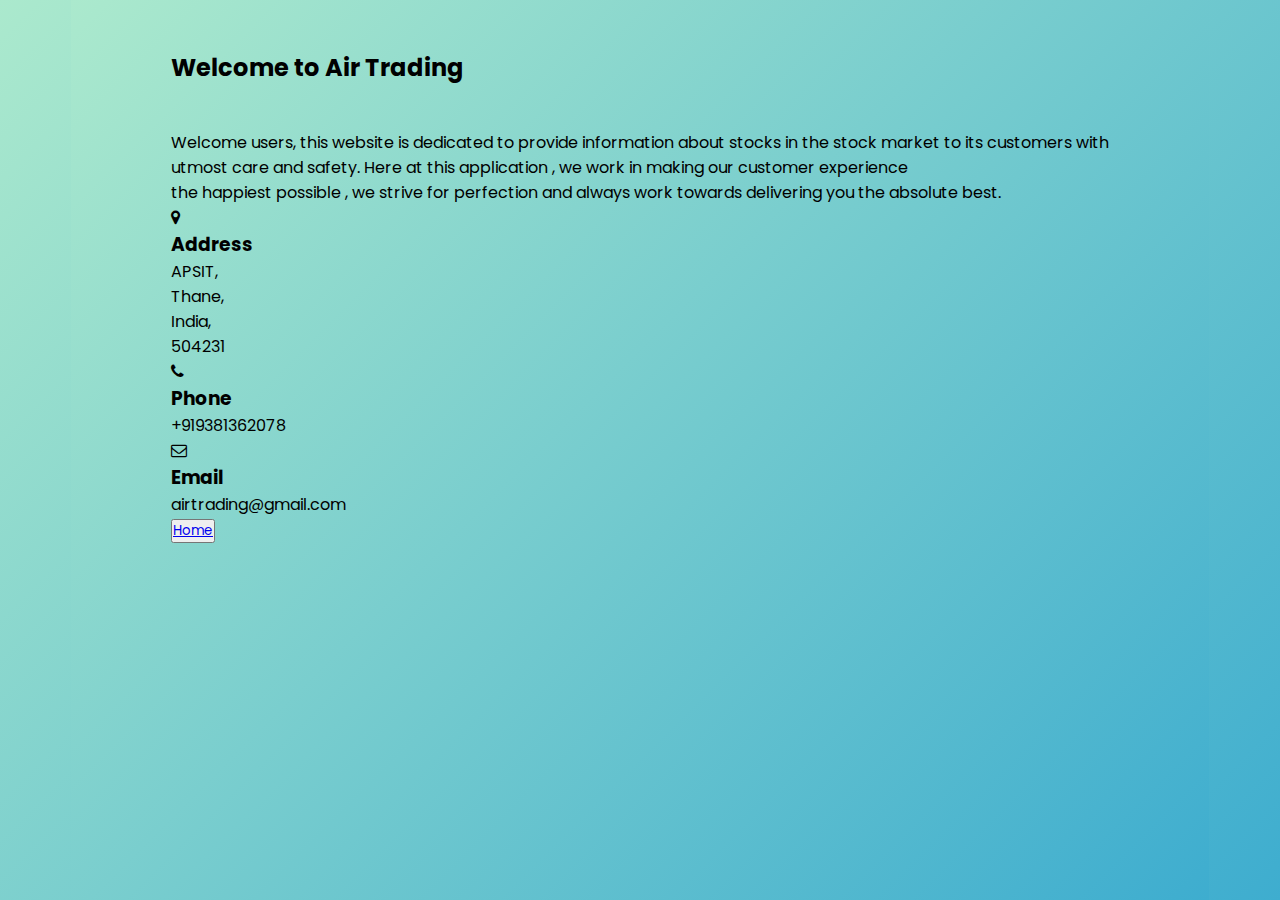
<file: about.html>
<!DOCTYPE html>
<html>
	<head>
		<meta name="viewport" content="width=device-width, initial-scale=1.0">
		<title> About Us Page </title>
		<link rel="stylesheet" href="https://stackpath.bootstrapcdn.com/font-awesome/4.7.0/css/font-awesome.min.css" integrity="sha384-wvfXpqpZZVQGK6TAh5PVlGOfQNHSoD2xbE+QkPxCAFlNEevoEH3Sl0sibVcOQVnN" crossorigin="anonymous">
		<link rel="stylesheet" type="text/css" href="about.css">
		<!--<link rel="stylesheet" type="text/css" href="home.css">-->
	</head>
	<body>
		<section class="contact">
			<div class="content">
				<h2> Welcome to Air Trading </h2>
				<p>Welcome users, this website is dedicated to provide information about stocks in the stock market to its customers with <br> utmost care and safety. Here at this application , we work in making our customer  experience <br>the happiest possible , we strive for perfection and always work towards delivering you the absolute best.</p>
			</div>
		
			<div class="container">
				<div class="ContactInfo">
					<div class="box">
						<div class="icon"><i class="fa fa-map-marker" aria-hidden="true"></i></div>
						<div class="text">
							<h3> Address </h3>
							<p> APSIT,	
							<br> Thane, 
	            			<br> India,
	            			<br>504231</p>
						</div>
					</div>

					<div class="box">
						<div class="icon"><i class="fa fa-phone" aria-hidden="true"></i></div>
						<div class="text">
							<h3> Phone </h3>
							<p>+919381362078</p>
						</div>
					</div>

					<div class="box">
						<div class="icon"><i class="fa fa-envelope-o" aria-hidden="true"></i></div>
						<div class="text">
							<h3> Email </h3>
							<p> airtrading@gmail.com </p>
						</div>
                    </div>
                    <button ><a href="dashboard.html" class="homii"> Home</a></button>
            </div>
					
			</div>
		</section>
	</body>
</html>
</file>
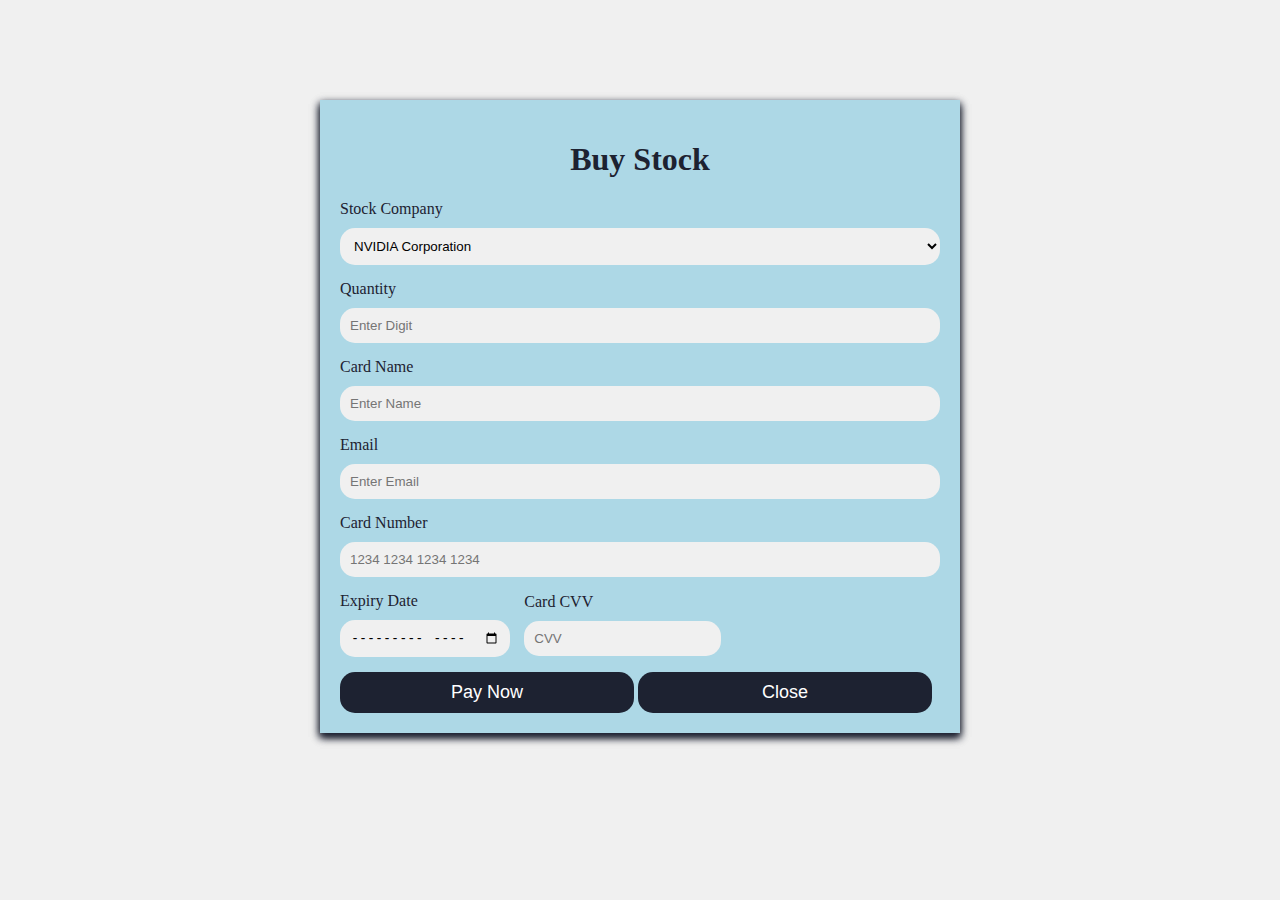
<file: BuyStock.html>
<html lang="en">
<head>
    <meta charset="UTF-8">
    <meta http-equiv="X-UA-Compatible" content="IE=edge">
    <meta name="viewport" content="width=device-width, initial-scale=1.0">
    <link rel="stylesheet" href="buystock.css">
    <title>Purchase</title>
</head>
<body>
    <form action="action">
        <h1>Buy Stock</h1>
        <label for="stk">Stock Company</label><br>
        <select class="box1" type="text" name="name" id="name" placeholder="Enter Company Name">
            <option value="nvidia">NVIDIA Corporation</option>
            <option value="fb">Facebook Inc.</option>
            <option value="uber">Uber Technologies Inc.</option>
            <option value="microsoft">Microsoft Corporation</option>
            <option value="apple">Apple Inc.</option>
            <option value="tesla">Tesla Inc.</option>
            <option value="pfizer">Pfizer Inc.</option>
            <option value="ford">Ford Motor Company</option>
            <option value="cola">The Coca-Cola Company</option>
            <option value="sofi">SoFi Technologies Inc</option>
        </select><br>
        <label for="num">Quantity</label><br>
        <input class="box1" type="number" name="number" id="number" placeholder="Enter Digit" required><br>
        <label for="name">Card Name</label><br>
        <input class="box1" type="text" name="name" id="name" placeholder="Enter Name" required><br>
        <label for="Pemail">Email</label><br>
        <input class="box1" type="email" name="email" id="email" placeholder="Enter Email" required><br>
        <label for="cardnum">Card Number</label><br>
        <input class="box1" type="number" name="number" id="number" placeholder="1234 1234 1234 1234" required><br>
        <div class="div1">
            <label for="cardex">Expiry Date</label><br>
            <input class="box2" type="month" name="month" id="month" placeholder="MM" required><br>
        </div>
        <div class="div1">
            <label for="cvv">Card CVV</label><br>
            <input class="box2" type="cvc" name="cvc" id="cvc" placeholder="CVV" required><br>
        </div>
        <a href="payment.html"><button class="btn" type="button">Pay Now</button></a>
        <a href="dashboard.html"><button class="btn" type="button"> Close</button></a>
    </form>
</body>
</html>
</file>
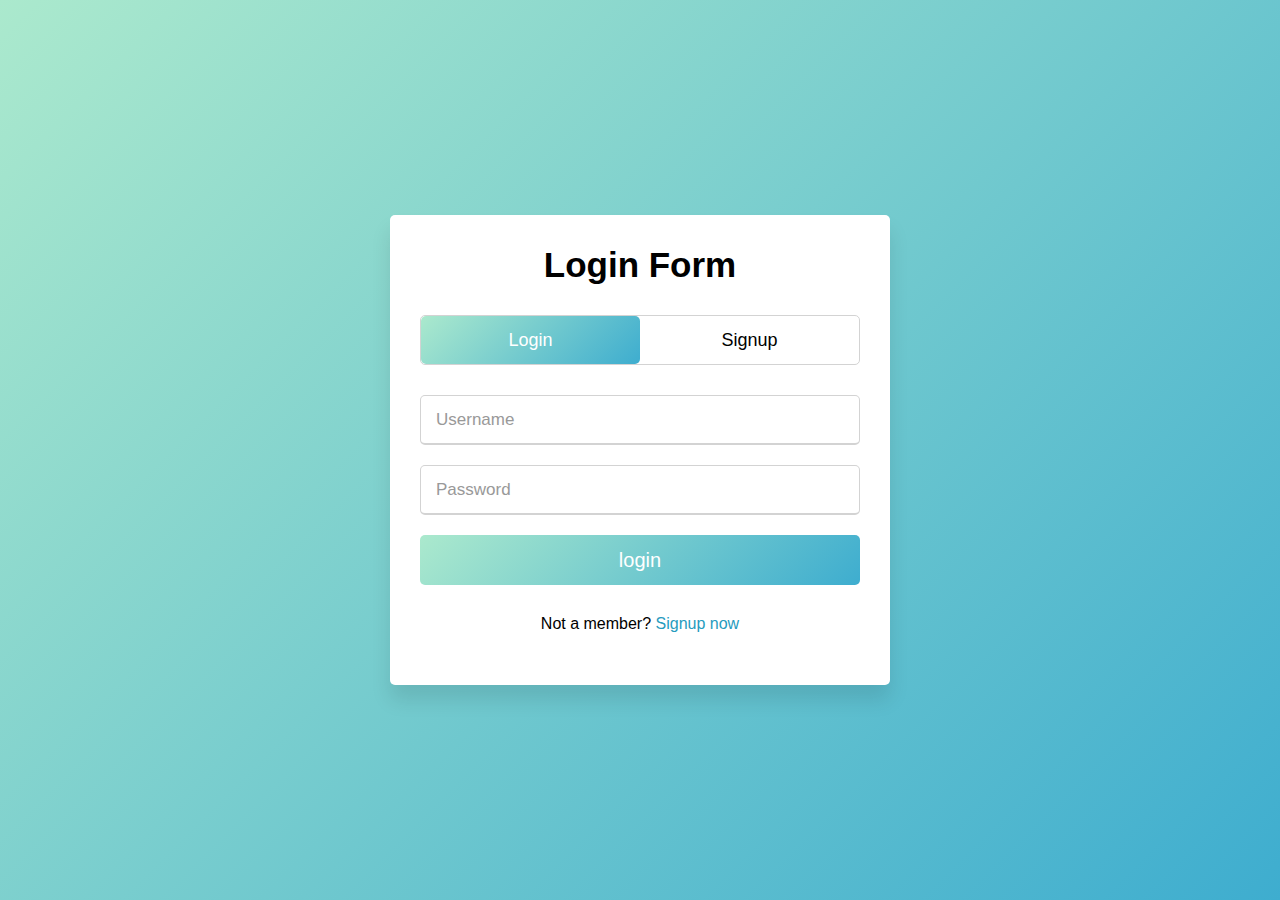
<file: login.html>
<!DOCTYPE html>

<html lang="en" dir="ltr">
   <head>
      <meta charset="utf-8">
      <title>AIR Login and Signup</title>
      <link rel="stylesheet" href="logstyle.css">
      <meta name="viewport" content="width=device-width, initial-scale=1.0">
   </head>
   <body>

      <div class="wrapper">
         <div class="title-text">
            <div class="title login">
               Login Form
            </div>

            <div class="title signup">
               Signup Form
            </div>

         </div>

         <div class="form-container">
            <div class="slide-controls">
               <input type="radio" name="slide" id="login" checked>
               <input type="radio" name="slide" id="signup">
               <label for="login" class="slide login">Login</label>
               <label for="signup" class="slide signup">Signup</label>
               <div class="slider-tab"></div>
            </div>
            <div class="form-inner">
               <form action="logindetails.php" class="login" method="POST">
                  <div class="field">
                     <input type="text" placeholder="Username" name="username" required>
                  </div>
                  <div class="field">
                     <input type="password" placeholder="Password" name="password" required>
                  </div>
                  <!--<div class="pass-link">
                    <a href="#">Forgot password?</a>
                  </div>-->
                  <div class="field btn">
                     <input type="submit" name="login" id="login" value="login">
                     <!-- <button class="btn" type="button">login</button>
                     <a href="dashboard.html"><div class="btn-layer"></div> -->
                     <!-- <input type="submit" value="Login"></a> -->
                  </div>
                  <div class="signup-link">
                     Not a member? <a href="">Signup now</a>
                  </div>
               </form>
               <form action="signupdetails.php" class="signup" method="POST">

                <div class="field">
                    <input type="text" placeholder="Username" name="username" required>
                 </div>

                 <!--<div class="field">
                    <input type="text" placeholder="Phone Number" required>
                 </div>-->

                  <div class="field">
                     <input type="text" placeholder="Email Address" name="email_id" required>
                  </div>

                  <div class="field">
                     <input type="password" placeholder="Password" name="password" required>
                  </div>
                  <!--<div class="field">
                     <input type="password" placeholder="Confirm password" required>
                  </div>-->
                  <div class="field btn">
                     <!-- <div class="btn-layer"></div> -->
                     <!-- <input type="submit" value="Signup"></a> -->
                     <input type="submit" name="signup" id="signup" value="signup">
                     <!--<button class="btn" type="button"> Signup</button> -->
                  </div>
               </form>
            </div>
         </div>
      </div>
      <script>
         const loginText = document.querySelector(".title-text .login");
         const loginForm = document.querySelector("form.login");
         const loginBtn = document.querySelector("label.login");
         const signupBtn = document.querySelector("label.signup");
         const signupLink = document.querySelector("form .signup-link a");
         signupBtn.onclick = (()=>{
           loginForm.style.marginLeft = "-50%";
           loginText.style.marginLeft = "-50%";
         });
         loginBtn.onclick = (()=>{
           loginForm.style.marginLeft = "0%";
           loginText.style.marginLeft = "0%";
         });
         signupLink.onclick = (()=>{
           signupBtn.click();
         //   window.location.href = "dashboard.html"
           return false;
         });
      </script>
   </body>
</html>
</file>
<file: about.css>
@import url('https://fonts.googleapis.com/css2?family=Poppins:wght@200;300;400;500;600;700;800;900&display=swap');
*{
	margin: 0px;
	padding: 0px;
	box-sizing: border-box;
	font-family: 'Poppins', sans-serif;

}	
html,body{
    display: grid;
    height: 100%;
    width: 100%;
    place-items: center;
    background: -webkit-linear-gradient(315deg, #abe9cd 0%, #3eadcf);
  }
  ::selection{
    background: #abe9cd;
    color: #fff;
  }

.contact
{
	position: relative;
	min-height: 100vh;
	padding: 50px 100px;
	
	flex-direction: column;
	/*background: url(iwt_3.jpg);*/
    background: -webkit-linear-gradient(315deg, #abe9cd 0%, #3eadcf);
	background-size: cover;
}
.content .content
{
	max-width: 800px;
	
	text-align: center;
}

.contact .content h2
{
	
	font-weight: 500px;
	color: black;
}

.contact .content p
{
	/*font-size: 36px;*/
	margin-top: 45px;
	font-weight: 500px;
	color: black;	
}

.container1
{
	width: 100px;
	display: flex;
	
	margin-top: 70px;


}

.container1 .ContactInfo
{
	
	width: 50px;
	display: inline-block;
	margin-top: 200px;
	flex-direction: column;
	float:none;

}

.container1 .ContactInfo .box
{
	position: relative;
	padding: 20px 0px;
	width: 10px;
	height: 72px;
	float: left;

	display: inline;

}

.container1 .ContactInfo .box .icon
{
	
	min-width: 60px;
	height: 60px;
	background: #d3d3d3;
	
	margin-top: 200px;
	border-radius: 50%;
	font-size: 22px;
	
}

.container1 .ContactInfo .box .text
{
	display: flex;
	margin-left: 20px;
	margin-top: 200px;
	font-size: 16px;
	color: #fff;
	flex-direction: column;
	font-weight: 300px;
	
}
</file>
<file: buystock.css>
body{
    margin: 0;
    padding: 0;
    background-color: #f0f0f0;
    padding-bottom: 50px;
}
form{
    width: 600px;
    margin: 100px auto 0 auto;
    padding: 20px;
    box-shadow: 0 4px 8px 0 #1D2231, 0 4px 8px 0 #1D2231;
    color: #1D2231;
    background-color: #add8e6;
}
h1{
    text-align: center;
}
.box1{
    width: 100%;
    padding: 10px;
    border: none;
    border-radius: 15px;
    box-sizing: border-box;
    margin: 10px 0 15px 0;
    background-color: #f0f0f0;
}
.div1{
    display: inline-block;
    padding-right: 10px;
}
.box2{
    padding: 10px;
    border: none;
    border-radius: 15px;
    margin: 10px 0 15px 0;
    background-color: #f0f0f0;
}
.btn{
    width: 49%;
    padding: 10px;
    border: none;
    border-radius: 15px;
    background-color: #1D2231;
    font-size: 18px;
    color: #fff;
}
@media screen and (max-width: 600px){
    body{
        padding: 20px;
    }
    form{
        width: 100%;
        box-sizing: border-box;
    }
    .div1{
        display: block;
    }
    .box2{
        width: 100%;
        box-sizing: border-box;
    }
}
</file>
<file: logstyle.css>
*{
  margin: 0;
  padding: 0;
  box-sizing: border-box;
  font-family: 'Poppins', sans-serif;
}
html,body{
  display: grid;
  height: 100%;
  width: 100%;
  place-items: center;
  background: -webkit-linear-gradient(315deg, #abe9cd 0%, #3eadcf);
}
::selection{
  background: #abe9cd;
  color: #fff;
}
.wrapper{
  overflow: hidden;
  max-width: 500px;
  background: #fff;
  padding: 30px;
  border-radius: 5px;
  box-shadow: 0px 15px 20px rgba(0,0,0,0.1);
}
.wrapper .title-text{
  display: flex;
  width: 200%;
}
.wrapper .title{
  width: 50%;
  font-size: 35px;
  font-weight: 600;
  text-align: center;
 transition: all 0.6s cubic-bezier(0.68,-0.55,0.265,1.55);
}
.wrapper .slide-controls{
  position: relative;
  display: flex;
  height: 50px;
  width: 100%;
  overflow: hidden;
  margin: 30px 0 10px 0;
  justify-content: space-between;
  border: 1px solid lightgrey;
  border-radius: 5px;
}
.slide-controls .slide{
  height: 100%;
  width: 100%;
  color: #fff;
  font-size: 18px;
  font-weight: 500;
  text-align: center;
  line-height: 48px;
  cursor: pointer;
  z-index: 1;
  transition: all 0.6s ease;
}
.slide-controls label.signup{
  color: #000;
}
.slide-controls .slider-tab{
  position: absolute;
  height: 100%;
  width: 50%;
  left: 0;
  z-index: 0;
  border-radius: 5px;
  background: -webkit-linear-gradient(315deg, #abe9cd 0%, #3eadcf);
  transition: all 0.6s cubic-bezier(0.68,-0.55,0.265,1.55);
}
input[type="radio"]{
  display: none;
}
#signup:checked ~ .slider-tab{
  left: 50%;
}
#signup:checked ~ label.signup{
  color: #fff;
  cursor: default;
  user-select: none;
}
#signup:checked ~ label.login{
  color: #000;
}
#login:checked ~ label.signup{
  color: #000;
}
#login:checked ~ label.login{
  cursor: default;
  user-select: none;
}
.wrapper .form-container{
  width: 100%;
  overflow: hidden;
}
.form-container .form-inner{
  display: flex;
  width: 200%;
}
.form-container .form-inner form{
  width: 50%;
  transition: all 0.6s cubic-bezier(0.68,-0.55,0.265,1.55);
}
.form-inner form .field{
  height: 50px;
  width: 100%;
  margin-top: 20px;
}
.form-inner form .field input{
  height: 100%;
  width: 100%;
  outline: none;
  padding-left: 15px;
  border-radius: 5px;
  border: 1px solid lightgrey;
  border-bottom-width: 2px;
  font-size: 17px;
  transition: all 0.3s ease;
}
.form-inner form .field input:focus{
  border-color: #abe9cd;
  /* box-shadow: inset 0 0 3px #fb6aae; */
}
.form-inner form .field input::placeholder{
  color: #999;
  transition: all 0.3s ease;
}
form .field input:focus::placeholder{
  color: #b3b3b3;
}
.form-inner form .pass-link{
  margin-top: 5px;
}
.form-inner form .signup-link{
  text-align: center;
  margin-top: 30px;
}
.form-inner form .pass-link a,
.form-inner form .signup-link a{
  color: #269bbe;
  text-decoration: none;
}
.form-inner form .pass-link a:hover,
.form-inner form .signup-link a:hover{
  text-decoration: underline;
}
.btn{
  height: 100%;
  width: 300%;
  position: absolute;
  background: -webkit-linear-gradient(315deg, #abe9cd 0%, #3eadcf);
  border-radius: 5px;
  transition: all 0.4s ease;
  overflow: hidden;
  color: #fff;
  border-color: #3eadcf;
  
}
form .btn{
  height: 50px;
  width: 100%;
  border-radius: 5px;
  position: relative;
  overflow: hidden;
}
form .btn .btn-layer{
  height: 100%;
  width: 300%;
  position: absolute;
  left: -100%;
  background: -webkit-linear-gradient(315deg, #abe9cd 0%, #3eadcf);
  border-radius: 5px;
  transition: all 0.4s ease;
}
form .btn:hover .btn-layer{
  left: 0;
}
form .btn input[type="submit"]{
  height: 100%;
  width: 100%;
  z-index: 1;
  position: relative;
  background: none;
  border: none;
  color: #fff;
  padding-left: 0;
  border-radius: 5px;
  font-size: 20px;
  font-weight: 500;
  cursor: pointer;
}
</file>
